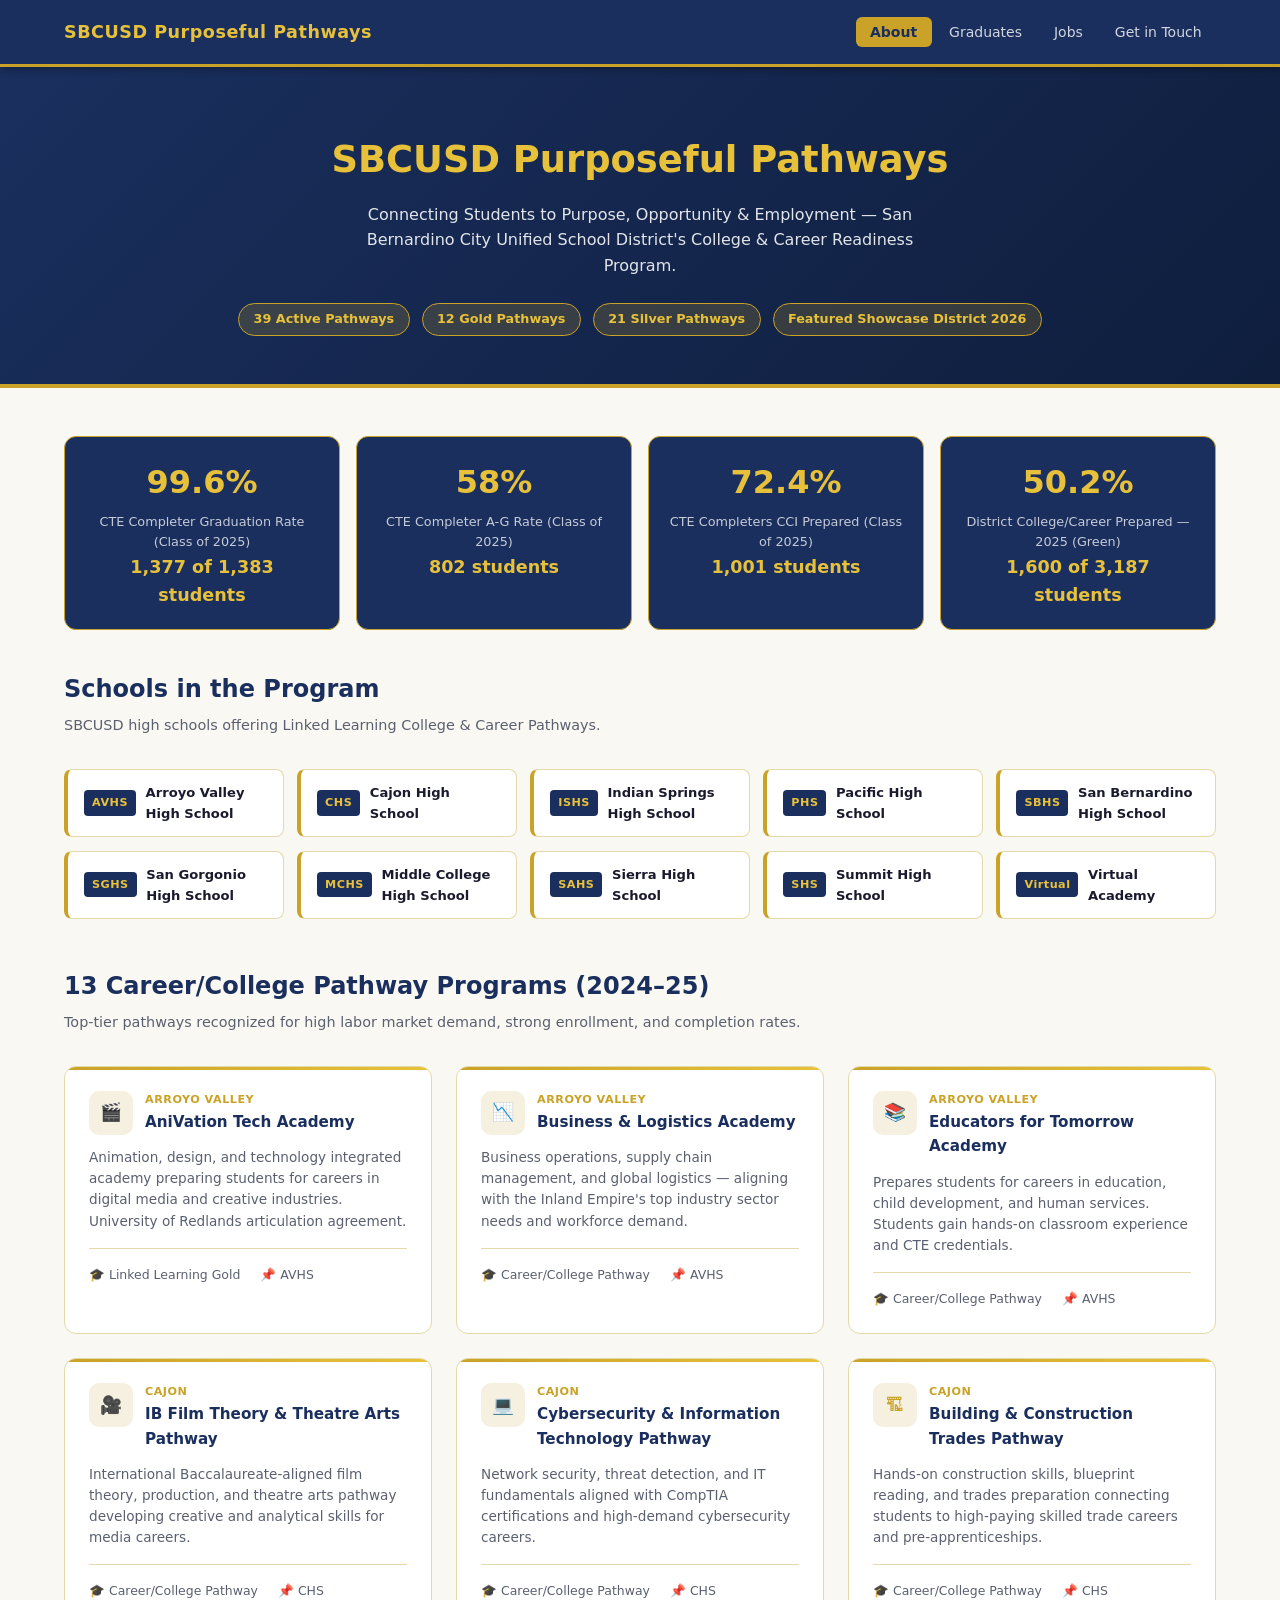
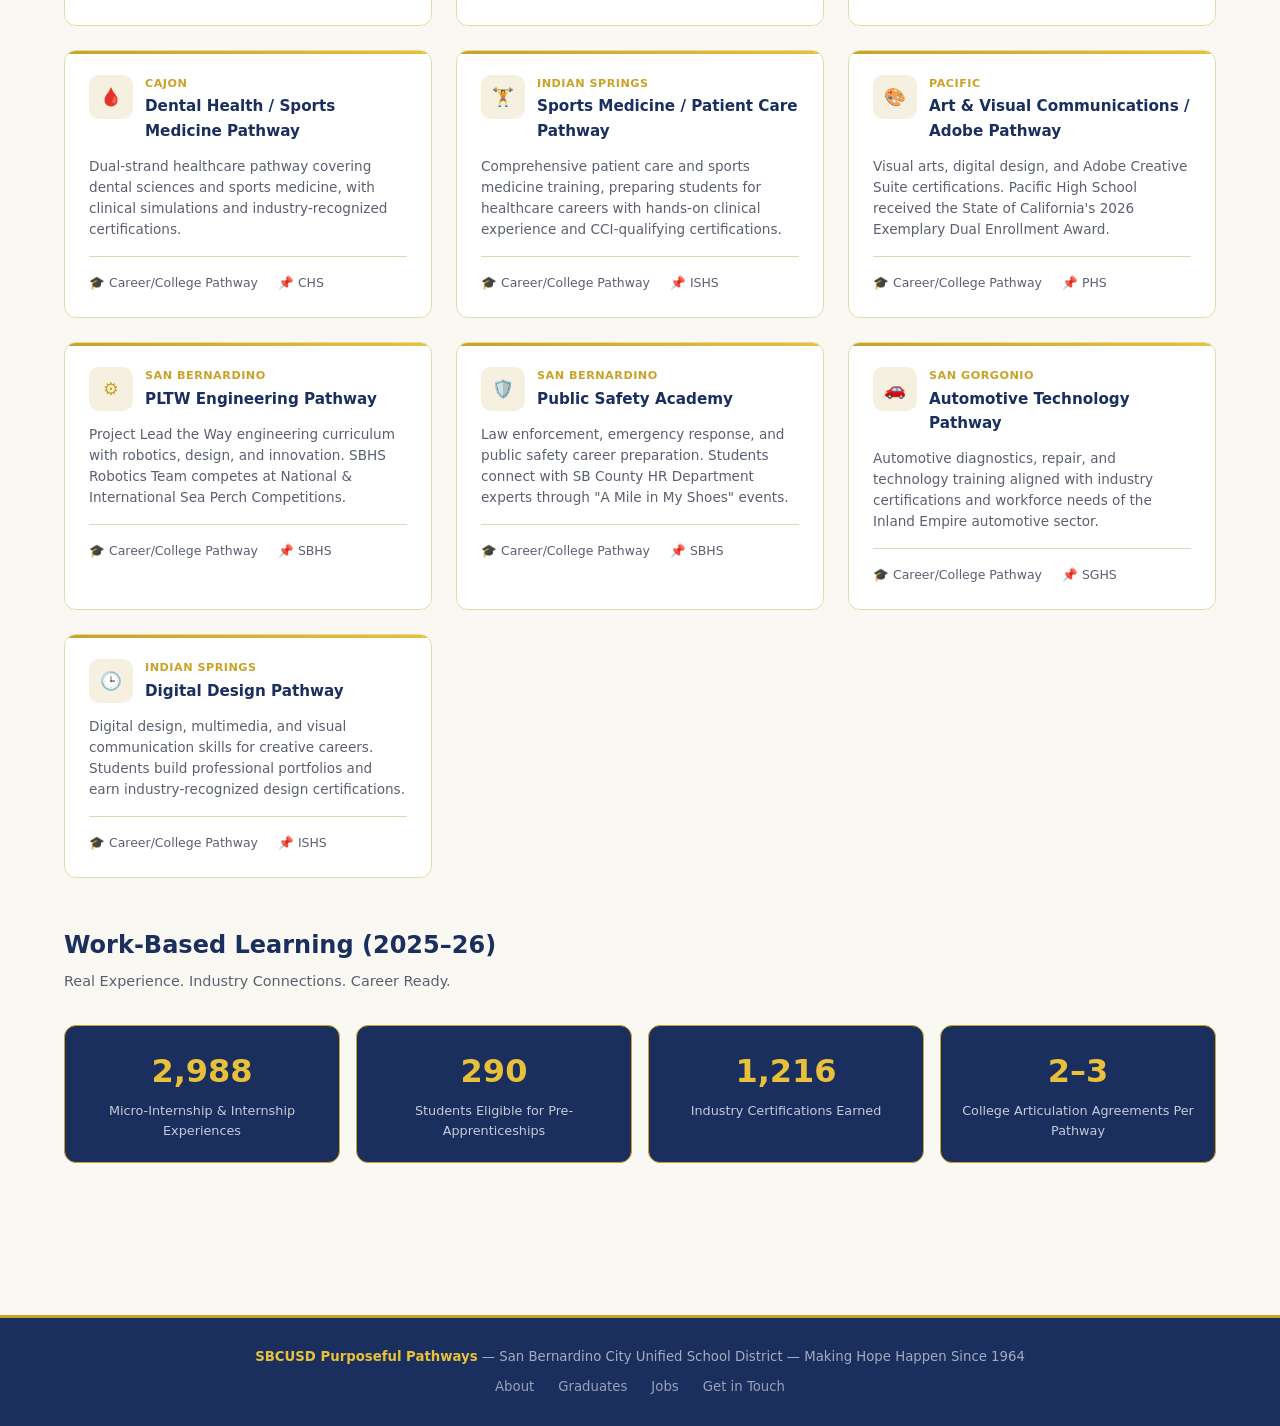
<file: index.html>
<!DOCTYPE html>
<html lang="en">
<head>
  <meta charset="UTF-8" />
  <meta name="viewport" content="width=device-width, initial-scale=1.0" />
  <title>SBCUSD Purposeful Pathways — About</title>
  <link rel="stylesheet" href="styles.css" />
</head>
<body>

<header>
  <nav>
    <a class="nav-brand" href="index.html">SBCUSD Purposeful Pathways</a>
    <ul class="nav-links">
      <li><a href="index.html" class="active">About</a></li>
      <li><a href="graduates.html">Graduates</a></li>
      <li><a href="jobs.html">Jobs</a></li>
      <li><a href="contact.html">Get in Touch</a></li>
    </ul>
  </nav>
</header>

<section class="hero">
  <h1>SBCUSD Purposeful Pathways</h1>
  <p>Connecting Students to Purpose, Opportunity &amp; Employment — San Bernardino City Unified School District's College &amp; Career Readiness Program.</p>
  <div class="hero-badges">
    <span class="badge">39 Active Pathways</span>
    <span class="badge">12 Gold Pathways</span>
    <span class="badge">21 Silver Pathways</span>
    <span class="badge">Featured Showcase District 2026</span>
  </div>
</section>

<main>
  <!-- Stats from PDF -->
  <div class="stats-row">
    <div class="stat-card">
      <span class="stat-num">99.6%</span>
      <div class="stat-lbl">CTE Completer Graduation Rate (Class of 2025)<br /><span style="font-size:1.1rem;font-weight:700;color:var(--accent);">1,377 of 1,383 students</span></div>
    </div>
    <div class="stat-card">
      <span class="stat-num">58%</span>
      <div class="stat-lbl">CTE Completer A-G Rate (Class of 2025)<br /><span style="font-size:1.1rem;font-weight:700;color:var(--accent);">802 students</span></div>
    </div>
    <div class="stat-card">
      <span class="stat-num">72.4%</span>
      <div class="stat-lbl">CTE Completers CCI Prepared (Class of 2025)<br /><span style="font-size:1.1rem;font-weight:700;color:var(--accent);">1,001 students</span></div>
    </div>
    <div class="stat-card">
      <span class="stat-num">50.2%</span>
      <div class="stat-lbl">District College/Career Prepared — 2025 (Green)<br /><span style="font-size:1.1rem;font-weight:700;color:var(--accent);">1,600 of 3,187 students</span></div>
    </div>
  </div>

  <!-- Schools in the Program -->
  <div class="section-title">Schools in the Program</div>
  <p class="section-sub">SBCUSD high schools offering Linked Learning College &amp; Career Pathways.</p>

  <div class="schools-grid">
    <div class="school-chip">
      <span class="s-abbr">AVHS</span>
      <span class="s-name">Arroyo Valley High School</span>
    </div>
    <div class="school-chip">
      <span class="s-abbr">CHS</span>
      <span class="s-name">Cajon High School</span>
    </div>
    <div class="school-chip">
      <span class="s-abbr">ISHS</span>
      <span class="s-name">Indian Springs High School</span>
    </div>
    <div class="school-chip">
      <span class="s-abbr">PHS</span>
      <span class="s-name">Pacific High School</span>
    </div>
    <div class="school-chip">
      <span class="s-abbr">SBHS</span>
      <span class="s-name">San Bernardino High School</span>
    </div>
    <div class="school-chip">
      <span class="s-abbr">SGHS</span>
      <span class="s-name">San Gorgonio High School</span>
    </div>
    <div class="school-chip">
      <span class="s-abbr">MCHS</span>
      <span class="s-name">Middle College High School</span>
    </div>
    <div class="school-chip">
      <span class="s-abbr">SAHS</span>
      <span class="s-name">Sierra High School</span>
    </div>
    <div class="school-chip">
      <span class="s-abbr">SHS</span>
      <span class="s-name">Summit High School</span>
    </div>
    <div class="school-chip">
      <span class="s-abbr">Virtual</span>
      <span class="s-name">Virtual Academy</span>
    </div>
  </div>

  <!-- Pathways -->
  <div class="section-title">13 Career/College Pathway Programs (2024–25)</div>
  <p class="section-sub">Top-tier pathways recognized for high labor market demand, strong enrollment, and completion rates.</p>

  <div class="programs-grid">

    <div class="prog-card">
      <div class="prog-head">
        <div class="prog-icon">&#127916;</div>
        <div>
          <div class="prog-num">ARROYO VALLEY</div>
          <h3>AniVation Tech Academy</h3>
        </div>
      </div>
      <p>Animation, design, and technology integrated academy preparing students for careers in digital media and creative industries. University of Redlands articulation agreement.</p>
      <div class="prog-foot">
        <span>&#127891; Linked Learning Gold</span>
        <span>&#128204; AVHS</span>
      </div>
    </div>

    <div class="prog-card">
      <div class="prog-head">
        <div class="prog-icon">&#128201;</div>
        <div>
          <div class="prog-num">ARROYO VALLEY</div>
          <h3>Business &amp; Logistics Academy</h3>
        </div>
      </div>
      <p>Business operations, supply chain management, and global logistics — aligning with the Inland Empire's top industry sector needs and workforce demand.</p>
      <div class="prog-foot">
        <span>&#127891; Career/College Pathway</span>
        <span>&#128204; AVHS</span>
      </div>
    </div>

    <div class="prog-card">
      <div class="prog-head">
        <div class="prog-icon">&#128218;</div>
        <div>
          <div class="prog-num">ARROYO VALLEY</div>
          <h3>Educators for Tomorrow Academy</h3>
        </div>
      </div>
      <p>Prepares students for careers in education, child development, and human services. Students gain hands-on classroom experience and CTE credentials.</p>
      <div class="prog-foot">
        <span>&#127891; Career/College Pathway</span>
        <span>&#128204; AVHS</span>
      </div>
    </div>

    <div class="prog-card">
      <div class="prog-head">
        <div class="prog-icon">&#127909;</div>
        <div>
          <div class="prog-num">CAJON</div>
          <h3>IB Film Theory &amp; Theatre Arts Pathway</h3>
        </div>
      </div>
      <p>International Baccalaureate-aligned film theory, production, and theatre arts pathway developing creative and analytical skills for media careers.</p>
      <div class="prog-foot">
        <span>&#127891; Career/College Pathway</span>
        <span>&#128204; CHS</span>
      </div>
    </div>

    <div class="prog-card">
      <div class="prog-head">
        <div class="prog-icon">&#128187;</div>
        <div>
          <div class="prog-num">CAJON</div>
          <h3>Cybersecurity &amp; Information Technology Pathway</h3>
        </div>
      </div>
      <p>Network security, threat detection, and IT fundamentals aligned with CompTIA certifications and high-demand cybersecurity careers.</p>
      <div class="prog-foot">
        <span>&#127891; Career/College Pathway</span>
        <span>&#128204; CHS</span>
      </div>
    </div>

    <div class="prog-card">
      <div class="prog-head">
        <div class="prog-icon">&#127959;</div>
        <div>
          <div class="prog-num">CAJON</div>
          <h3>Building &amp; Construction Trades Pathway</h3>
        </div>
      </div>
      <p>Hands-on construction skills, blueprint reading, and trades preparation connecting students to high-paying skilled trade careers and pre-apprenticeships.</p>
      <div class="prog-foot">
        <span>&#127891; Career/College Pathway</span>
        <span>&#128204; CHS</span>
      </div>
    </div>

    <div class="prog-card">
      <div class="prog-head">
        <div class="prog-icon">&#129656;</div>
        <div>
          <div class="prog-num">CAJON</div>
          <h3>Dental Health / Sports Medicine Pathway</h3>
        </div>
      </div>
      <p>Dual-strand healthcare pathway covering dental sciences and sports medicine, with clinical simulations and industry-recognized certifications.</p>
      <div class="prog-foot">
        <span>&#127891; Career/College Pathway</span>
        <span>&#128204; CHS</span>
      </div>
    </div>

    <div class="prog-card">
      <div class="prog-head">
        <div class="prog-icon">&#127947;</div>
        <div>
          <div class="prog-num">INDIAN SPRINGS</div>
          <h3>Sports Medicine / Patient Care Pathway</h3>
        </div>
      </div>
      <p>Comprehensive patient care and sports medicine training, preparing students for healthcare careers with hands-on clinical experience and CCI-qualifying certifications.</p>
      <div class="prog-foot">
        <span>&#127891; Career/College Pathway</span>
        <span>&#128204; ISHS</span>
      </div>
    </div>

    <div class="prog-card">
      <div class="prog-head">
        <div class="prog-icon">&#127912;</div>
        <div>
          <div class="prog-num">PACIFIC</div>
          <h3>Art &amp; Visual Communications / Adobe Pathway</h3>
        </div>
      </div>
      <p>Visual arts, digital design, and Adobe Creative Suite certifications. Pacific High School received the State of California's 2026 Exemplary Dual Enrollment Award.</p>
      <div class="prog-foot">
        <span>&#127891; Career/College Pathway</span>
        <span>&#128204; PHS</span>
      </div>
    </div>

    <div class="prog-card">
      <div class="prog-head">
        <div class="prog-icon">&#9881;&#65039;</div>
        <div>
          <div class="prog-num">SAN BERNARDINO</div>
          <h3>PLTW Engineering Pathway</h3>
        </div>
      </div>
      <p>Project Lead the Way engineering curriculum with robotics, design, and innovation. SBHS Robotics Team competes at National &amp; International Sea Perch Competitions.</p>
      <div class="prog-foot">
        <span>&#127891; Career/College Pathway</span>
        <span>&#128204; SBHS</span>
      </div>
    </div>

    <div class="prog-card">
      <div class="prog-head">
        <div class="prog-icon">&#128737;&#65039;</div>
        <div>
          <div class="prog-num">SAN BERNARDINO</div>
          <h3>Public Safety Academy</h3>
        </div>
      </div>
      <p>Law enforcement, emergency response, and public safety career preparation. Students connect with SB County HR Department experts through "A Mile in My Shoes" events.</p>
      <div class="prog-foot">
        <span>&#127891; Career/College Pathway</span>
        <span>&#128204; SBHS</span>
      </div>
    </div>

    <div class="prog-card">
      <div class="prog-head">
        <div class="prog-icon">&#128663;</div>
        <div>
          <div class="prog-num">SAN GORGONIO</div>
          <h3>Automotive Technology Pathway</h3>
        </div>
      </div>
      <p>Automotive diagnostics, repair, and technology training aligned with industry certifications and workforce needs of the Inland Empire automotive sector.</p>
      <div class="prog-foot">
        <span>&#127891; Career/College Pathway</span>
        <span>&#128204; SGHS</span>
      </div>
    </div>

    <div class="prog-card">
      <div class="prog-head">
        <div class="prog-icon">&#128338;</div>
        <div>
          <div class="prog-num">INDIAN SPRINGS</div>
          <h3>Digital Design Pathway</h3>
        </div>
      </div>
      <p>Digital design, multimedia, and visual communication skills for creative careers. Students build professional portfolios and earn industry-recognized design certifications.</p>
      <div class="prog-foot">
        <span>&#127891; Career/College Pathway</span>
        <span>&#128204; ISHS</span>
      </div>
    </div>

  </div>

  <!-- Work Based Learning stats -->
  <div style="margin-top: 3rem;">
    <div class="section-title">Work-Based Learning (2025–26)</div>
    <p class="section-sub">Real Experience. Industry Connections. Career Ready.</p>
    <div class="stats-row">
      <div class="stat-card">
        <span class="stat-num">2,988</span>
        <div class="stat-lbl">Micro-Internship &amp; Internship Experiences</div>
      </div>
      <div class="stat-card">
        <span class="stat-num">290</span>
        <div class="stat-lbl">Students Eligible for Pre-Apprenticeships</div>
      </div>
      <div class="stat-card">
        <span class="stat-num">1,216</span>
        <div class="stat-lbl">Industry Certifications Earned</div>
      </div>
      <div class="stat-card">
        <span class="stat-num">2–3</span>
        <div class="stat-lbl">College Articulation Agreements Per Pathway</div>
      </div>
    </div>
  </div>

</main>

<footer>
  <strong>SBCUSD Purposeful Pathways</strong> &mdash; San Bernardino City Unified School District &mdash; Making Hope Happen Since 1964<br />
  <ul class="foot-links">
    <li><a href="index.html">About</a></li>
    <li><a href="graduates.html">Graduates</a></li>
    <li><a href="jobs.html">Jobs</a></li>
    <li><a href="contact.html">Get in Touch</a></li>
  </ul>
</footer>

</body>
</html>
</file>
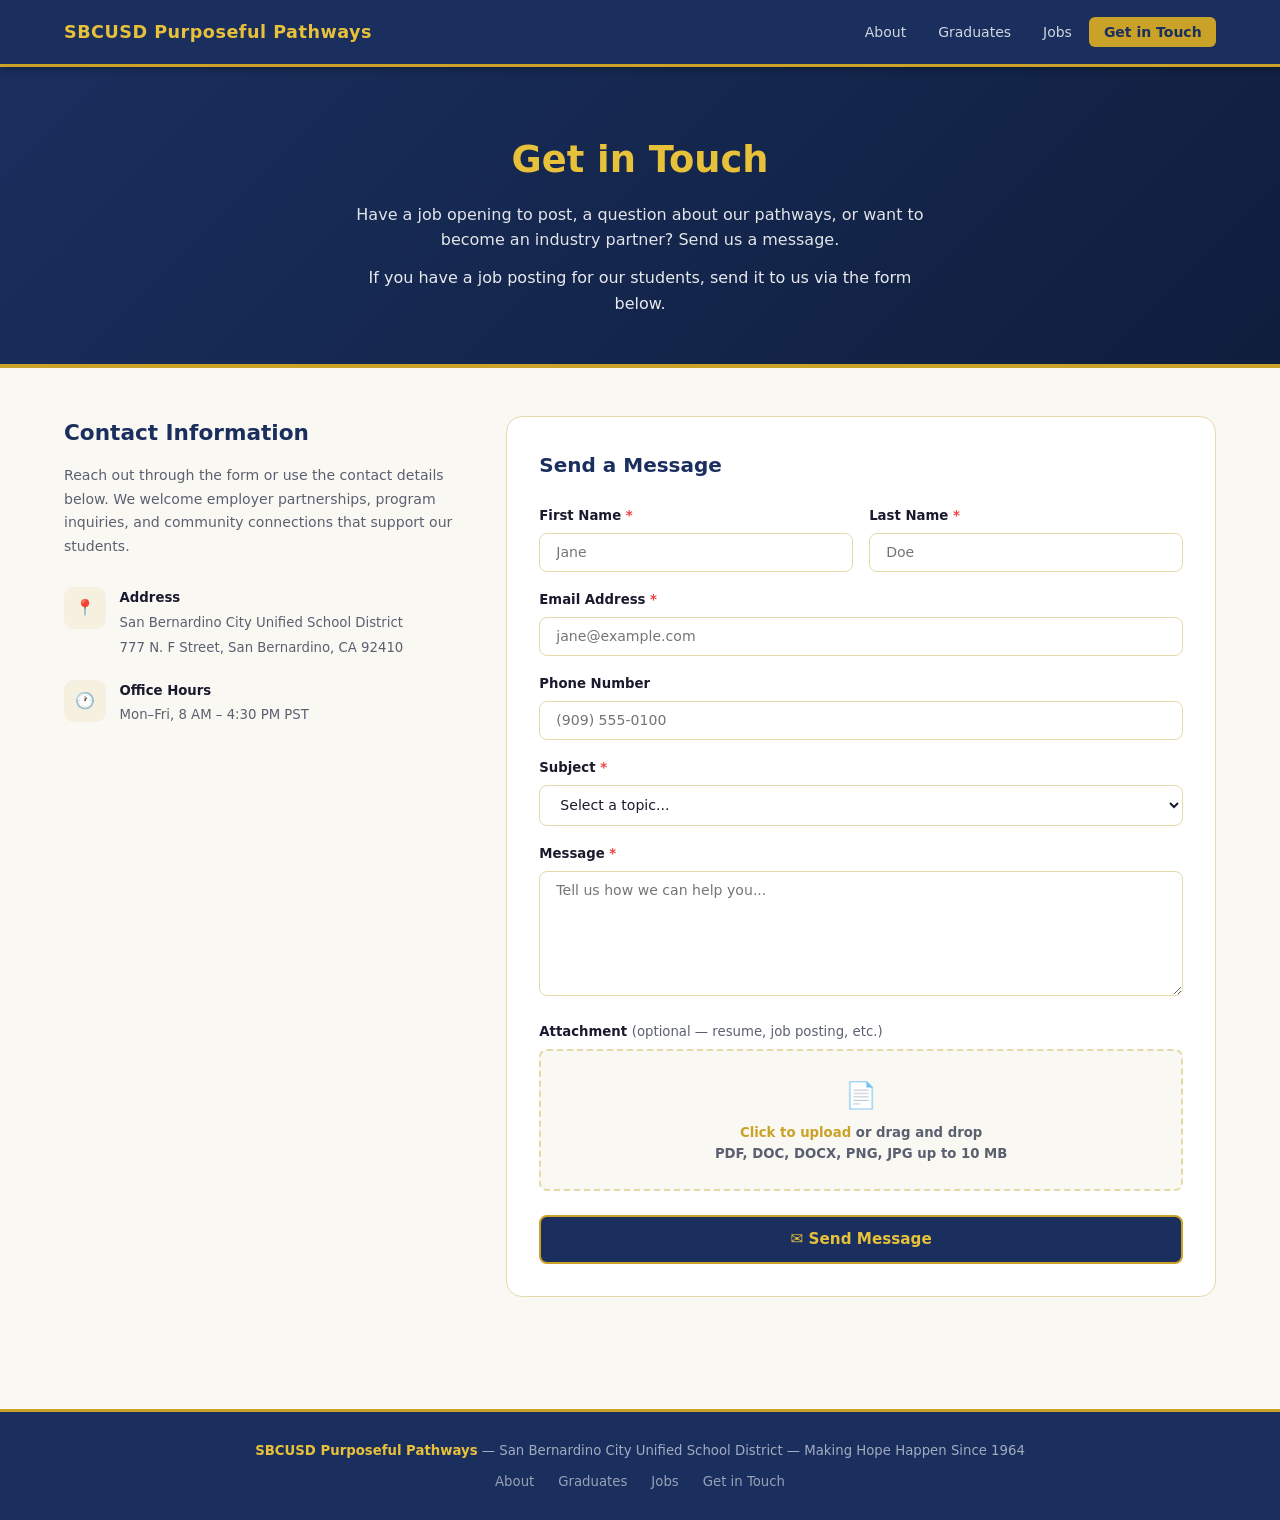
<file: contact.html>
<!DOCTYPE html>
<html lang="en">
<head>
  <meta charset="UTF-8" />
  <meta name="viewport" content="width=device-width, initial-scale=1.0" />
  <title>SBCUSD Purposeful Pathways — Get in Touch</title>
  <link rel="stylesheet" href="styles.css" />
</head>
<body>

<header>
  <nav>
    <a class="nav-brand" href="index.html">SBCUSD Purposeful Pathways</a>
    <ul class="nav-links">
      <li><a href="index.html">About</a></li>
      <li><a href="graduates.html">Graduates</a></li>
      <li><a href="jobs.html">Jobs</a></li>
      <li><a href="contact.html" class="active">Get in Touch</a></li>
    </ul>
  </nav>
</header>

<section class="hero">
  <h1>Get in Touch</h1>
  <p>Have a job opening to post, a question about our pathways, or want to become an industry partner? Send us a message.</p>
  <p style="margin-top:0.75rem; font-size:1rem; opacity:0.9;">If you have a job posting for our students, send it to us via the form below.</p>
</section>

<main>
  <div class="contact-wrap">

    <div class="c-info">
      <h2>Contact Information</h2>
      <p>Reach out through the form or use the contact details below. We welcome employer partnerships, program inquiries, and community connections that support our students.</p>

      <div class="c-detail">
        <div class="c-icon">&#128205;</div>
        <div>
          <strong>Address</strong>
          <span>San Bernardino City Unified School District<br />777 N. F Street, San Bernardino, CA 92410</span>
        </div>
      </div>

      <div class="c-detail">
        <div class="c-icon">&#128336;</div>
        <div>
          <strong>Office Hours</strong>
          <span>Mon–Fri, 8 AM – 4:30 PM PST</span>
        </div>
      </div>
    </div>

    <div class="form-card">
      <h2>Send a Message</h2>

      <!--
        FORMSPREE SETUP:
        1. Go to https://formspree.io and create a free account.
        2. Create a new form — you'll get a URL like https://formspree.io/f/xabcdefg
        3. Replace YOUR_FORMSPREE_ID below with your actual form ID (the part after /f/).
        Formspree will forward all submissions to your admin email address.
      -->
      <form
        id="contactForm"
        action="https://formspree.io/f/YOUR_FORMSPREE_ID"
        method="POST"
        enctype="multipart/form-data"
      >

        <div class="form-row">
          <div class="form-group">
            <label for="fname">First Name <span class="req">*</span></label>
            <input type="text" id="fname" name="first_name" placeholder="Jane" required />
          </div>
          <div class="form-group">
            <label for="lname">Last Name <span class="req">*</span></label>
            <input type="text" id="lname" name="last_name" placeholder="Doe" required />
          </div>
        </div>

        <div class="form-group">
          <label for="email">Email Address <span class="req">*</span></label>
          <input type="email" id="email" name="email" placeholder="jane@example.com" required />
        </div>

        <div class="form-group">
          <label for="phone">Phone Number</label>
          <input type="tel" id="phone" name="phone" placeholder="(909) 555-0100" />
        </div>

        <div class="form-group">
          <label for="subject">Subject <span class="req">*</span></label>
          <select id="subject" name="subject" required>
            <option value="" disabled selected>Select a topic...</option>
            <option>Post a Job Opening</option>
            <option>Employer / Industry Partnership</option>
            <option>Question about Linked Learning Pathways</option>
            <option>Work-Based Learning / Internship Inquiry</option>
            <option>CTE Advisory Board Interest</option>
            <option>General Question</option>
            <option>Other</option>
          </select>
        </div>

        <div class="form-group">
          <label for="message">Message <span class="req">*</span></label>
          <textarea id="message" name="message" placeholder="Tell us how we can help you..." required></textarea>
        </div>

        <div class="form-group">
          <label>Attachment <span style="font-weight:400;color:var(--muted)">(optional — resume, job posting, etc.)</span></label>
          <label class="file-label" for="fileInput">
            <span class="up-icon">&#128196;</span>
            <p><strong>Click to upload</strong> or drag and drop</p>
            <p>PDF, DOC, DOCX, PNG, JPG up to 10 MB</p>
          </label>
          <input type="file" id="fileInput" name="attachment" accept=".pdf,.doc,.docx,.png,.jpg,.jpeg" style="display:none" />
          <div id="file-name"></div>
        </div>

        <input type="text" name="_gotcha" style="display:none" />

        <button type="submit" class="btn-submit">&#9993;&#65039; Send Message</button>

        <div id="successMsg" style="display:none; background:#f0fdf4; border:1px solid #bbf7d0; color:#15803d; padding:0.85rem 1rem; border-radius:8px; font-size:0.9rem; margin-top:1rem; text-align:center;">
          &#10003; Your message has been sent! We'll be in touch within one business day.
        </div>

      </form>
    </div>

  </div>
</main>

<footer>
  <strong>SBCUSD Purposeful Pathways</strong> &mdash; San Bernardino City Unified School District &mdash; Making Hope Happen Since 1964<br />
  <ul class="foot-links">
    <li><a href="index.html">About</a></li>
    <li><a href="graduates.html">Graduates</a></li>
    <li><a href="jobs.html">Jobs</a></li>
    <li><a href="contact.html">Get in Touch</a></li>
  </ul>
</footer>

<script>
  document.getElementById('fileInput').addEventListener('change', function () {
    const nameEl = document.getElementById('file-name');
    if (this.files.length > 0) {
      nameEl.textContent = '📎 ' + this.files[0].name;
      nameEl.style.display = 'block';
    } else {
      nameEl.style.display = 'none';
    }
  });

  const params = new URLSearchParams(window.location.search);
  if (params.get('submitted') === 'true') {
    document.getElementById('successMsg').style.display = 'block';
  }
</script>

</body>
</html>
</file>
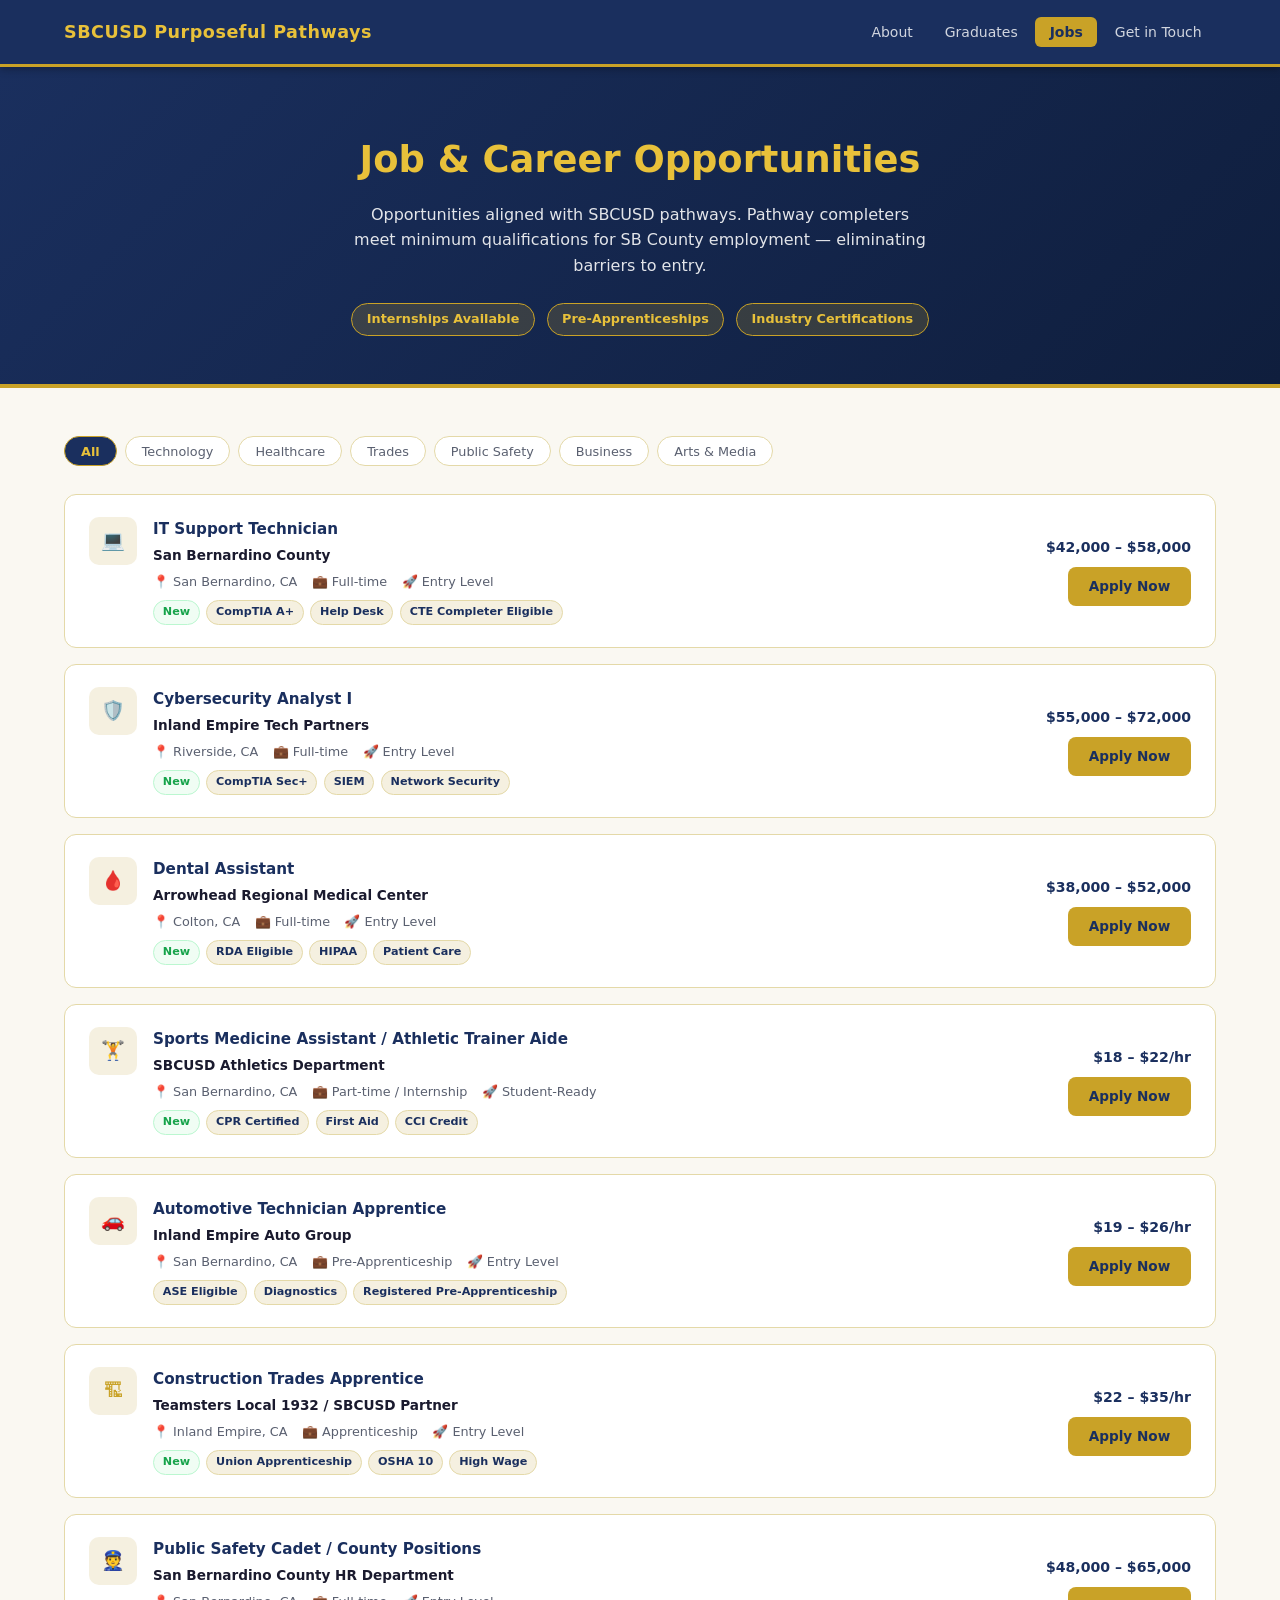
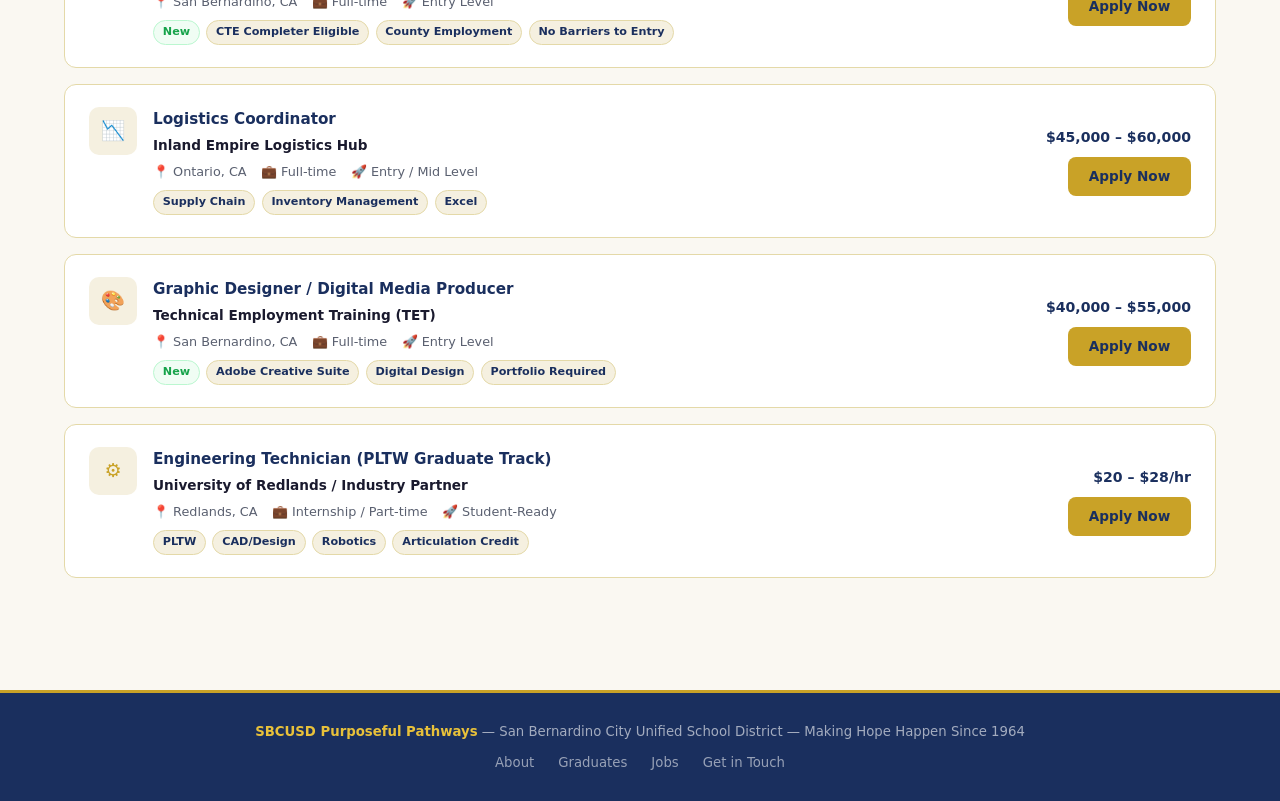
<file: jobs.html>
<!DOCTYPE html>
<html lang="en">
<head>
  <meta charset="UTF-8" />
  <meta name="viewport" content="width=device-width, initial-scale=1.0" />
  <title>SBCUSD Purposeful Pathways — Job Listings</title>
  <link rel="stylesheet" href="styles.css" />
</head>
<body>

<header>
  <nav>
    <a class="nav-brand" href="index.html">SBCUSD Purposeful Pathways</a>
    <ul class="nav-links">
      <li><a href="index.html">About</a></li>
      <li><a href="graduates.html">Graduates</a></li>
      <li><a href="jobs.html" class="active">Jobs</a></li>
      <li><a href="contact.html">Get in Touch</a></li>
    </ul>
  </nav>
</header>

<section class="hero">
  <h1>Job &amp; Career Opportunities</h1>
  <p>Opportunities aligned with SBCUSD pathways. Pathway completers meet minimum qualifications for SB County employment — eliminating barriers to entry.</p>
  <div class="hero-badges">
    <span class="badge">Internships Available</span>
    <span class="badge">Pre-Apprenticeships</span>
    <span class="badge">Industry Certifications</span>
  </div>
</section>

<main>
  <div class="filter-row">
    <button class="f-btn active" onclick="filterJobs('all', this)">All</button>
    <button class="f-btn" onclick="filterJobs('tech', this)">Technology</button>
    <button class="f-btn" onclick="filterJobs('health', this)">Healthcare</button>
    <button class="f-btn" onclick="filterJobs('trades', this)">Trades</button>
    <button class="f-btn" onclick="filterJobs('public', this)">Public Safety</button>
    <button class="f-btn" onclick="filterJobs('business', this)">Business</button>
    <button class="f-btn" onclick="filterJobs('arts', this)">Arts &amp; Media</button>
  </div>

  <div class="jobs-list" id="jobsList">

    <div class="job-card" data-cat="tech">
      <div class="job-left">
        <div class="job-logo">&#128187;</div>
        <div class="job-info">
          <h3>IT Support Technician</h3>
          <div class="job-co">San Bernardino County</div>
          <div class="job-meta">
            <span>&#128205; San Bernardino, CA</span>
            <span>&#128188; Full-time</span>
            <span>&#128640; Entry Level</span>
          </div>
          <div class="tags">
            <span class="tag new">New</span>
            <span class="tag">CompTIA A+</span>
            <span class="tag">Help Desk</span>
            <span class="tag">CTE Completer Eligible</span>
          </div>
        </div>
      </div>
      <div class="job-right">
        <div class="job-salary">$42,000 – $58,000</div>
        <a href="contact.html" class="btn-apply">Apply Now</a>
      </div>
    </div>

    <div class="job-card" data-cat="tech">
      <div class="job-left">
        <div class="job-logo">&#128737;&#65039;</div>
        <div class="job-info">
          <h3>Cybersecurity Analyst I</h3>
          <div class="job-co">Inland Empire Tech Partners</div>
          <div class="job-meta">
            <span>&#128205; Riverside, CA</span>
            <span>&#128188; Full-time</span>
            <span>&#128640; Entry Level</span>
          </div>
          <div class="tags">
            <span class="tag new">New</span>
            <span class="tag">CompTIA Sec+</span>
            <span class="tag">SIEM</span>
            <span class="tag">Network Security</span>
          </div>
        </div>
      </div>
      <div class="job-right">
        <div class="job-salary">$55,000 – $72,000</div>
        <a href="contact.html" class="btn-apply">Apply Now</a>
      </div>
    </div>

    <div class="job-card" data-cat="health">
      <div class="job-left">
        <div class="job-logo">&#129656;</div>
        <div class="job-info">
          <h3>Dental Assistant</h3>
          <div class="job-co">Arrowhead Regional Medical Center</div>
          <div class="job-meta">
            <span>&#128205; Colton, CA</span>
            <span>&#128188; Full-time</span>
            <span>&#128640; Entry Level</span>
          </div>
          <div class="tags">
            <span class="tag new">New</span>
            <span class="tag">RDA Eligible</span>
            <span class="tag">HIPAA</span>
            <span class="tag">Patient Care</span>
          </div>
        </div>
      </div>
      <div class="job-right">
        <div class="job-salary">$38,000 – $52,000</div>
        <a href="contact.html" class="btn-apply">Apply Now</a>
      </div>
    </div>

    <div class="job-card" data-cat="health">
      <div class="job-left">
        <div class="job-logo">&#127947;</div>
        <div class="job-info">
          <h3>Sports Medicine Assistant / Athletic Trainer Aide</h3>
          <div class="job-co">SBCUSD Athletics Department</div>
          <div class="job-meta">
            <span>&#128205; San Bernardino, CA</span>
            <span>&#128188; Part-time / Internship</span>
            <span>&#128640; Student-Ready</span>
          </div>
          <div class="tags">
            <span class="tag new">New</span>
            <span class="tag">CPR Certified</span>
            <span class="tag">First Aid</span>
            <span class="tag">CCI Credit</span>
          </div>
        </div>
      </div>
      <div class="job-right">
        <div class="job-salary">$18 – $22/hr</div>
        <a href="contact.html" class="btn-apply">Apply Now</a>
      </div>
    </div>

    <div class="job-card" data-cat="trades">
      <div class="job-left">
        <div class="job-logo">&#128663;</div>
        <div class="job-info">
          <h3>Automotive Technician Apprentice</h3>
          <div class="job-co">Inland Empire Auto Group</div>
          <div class="job-meta">
            <span>&#128205; San Bernardino, CA</span>
            <span>&#128188; Pre-Apprenticeship</span>
            <span>&#128640; Entry Level</span>
          </div>
          <div class="tags">
            <span class="tag">ASE Eligible</span>
            <span class="tag">Diagnostics</span>
            <span class="tag">Registered Pre-Apprenticeship</span>
          </div>
        </div>
      </div>
      <div class="job-right">
        <div class="job-salary">$19 – $26/hr</div>
        <a href="contact.html" class="btn-apply">Apply Now</a>
      </div>
    </div>

    <div class="job-card" data-cat="trades">
      <div class="job-left">
        <div class="job-logo">&#127959;</div>
        <div class="job-info">
          <h3>Construction Trades Apprentice</h3>
          <div class="job-co">Teamsters Local 1932 / SBCUSD Partner</div>
          <div class="job-meta">
            <span>&#128205; Inland Empire, CA</span>
            <span>&#128188; Apprenticeship</span>
            <span>&#128640; Entry Level</span>
          </div>
          <div class="tags">
            <span class="tag new">New</span>
            <span class="tag">Union Apprenticeship</span>
            <span class="tag">OSHA 10</span>
            <span class="tag">High Wage</span>
          </div>
        </div>
      </div>
      <div class="job-right">
        <div class="job-salary">$22 – $35/hr</div>
        <a href="contact.html" class="btn-apply">Apply Now</a>
      </div>
    </div>

    <div class="job-card" data-cat="public">
      <div class="job-left">
        <div class="job-logo">&#128110;</div>
        <div class="job-info">
          <h3>Public Safety Cadet / County Positions</h3>
          <div class="job-co">San Bernardino County HR Department</div>
          <div class="job-meta">
            <span>&#128205; San Bernardino, CA</span>
            <span>&#128188; Full-time</span>
            <span>&#128640; Entry Level</span>
          </div>
          <div class="tags">
            <span class="tag new">New</span>
            <span class="tag">CTE Completer Eligible</span>
            <span class="tag">County Employment</span>
            <span class="tag">No Barriers to Entry</span>
          </div>
        </div>
      </div>
      <div class="job-right">
        <div class="job-salary">$48,000 – $65,000</div>
        <a href="contact.html" class="btn-apply">Apply Now</a>
      </div>
    </div>

    <div class="job-card" data-cat="business">
      <div class="job-left">
        <div class="job-logo">&#128201;</div>
        <div class="job-info">
          <h3>Logistics Coordinator</h3>
          <div class="job-co">Inland Empire Logistics Hub</div>
          <div class="job-meta">
            <span>&#128205; Ontario, CA</span>
            <span>&#128188; Full-time</span>
            <span>&#128640; Entry / Mid Level</span>
          </div>
          <div class="tags">
            <span class="tag">Supply Chain</span>
            <span class="tag">Inventory Management</span>
            <span class="tag">Excel</span>
          </div>
        </div>
      </div>
      <div class="job-right">
        <div class="job-salary">$45,000 – $60,000</div>
        <a href="contact.html" class="btn-apply">Apply Now</a>
      </div>
    </div>

    <div class="job-card" data-cat="arts">
      <div class="job-left">
        <div class="job-logo">&#127912;</div>
        <div class="job-info">
          <h3>Graphic Designer / Digital Media Producer</h3>
          <div class="job-co">Technical Employment Training (TET)</div>
          <div class="job-meta">
            <span>&#128205; San Bernardino, CA</span>
            <span>&#128188; Full-time</span>
            <span>&#128640; Entry Level</span>
          </div>
          <div class="tags">
            <span class="tag new">New</span>
            <span class="tag">Adobe Creative Suite</span>
            <span class="tag">Digital Design</span>
            <span class="tag">Portfolio Required</span>
          </div>
        </div>
      </div>
      <div class="job-right">
        <div class="job-salary">$40,000 – $55,000</div>
        <a href="contact.html" class="btn-apply">Apply Now</a>
      </div>
    </div>

    <div class="job-card" data-cat="tech">
      <div class="job-left">
        <div class="job-logo">&#9881;&#65039;</div>
        <div class="job-info">
          <h3>Engineering Technician (PLTW Graduate Track)</h3>
          <div class="job-co">University of Redlands / Industry Partner</div>
          <div class="job-meta">
            <span>&#128205; Redlands, CA</span>
            <span>&#128188; Internship / Part-time</span>
            <span>&#128640; Student-Ready</span>
          </div>
          <div class="tags">
            <span class="tag">PLTW</span>
            <span class="tag">CAD/Design</span>
            <span class="tag">Robotics</span>
            <span class="tag">Articulation Credit</span>
          </div>
        </div>
      </div>
      <div class="job-right">
        <div class="job-salary">$20 – $28/hr</div>
        <a href="contact.html" class="btn-apply">Apply Now</a>
      </div>
    </div>

  </div>
</main>

<footer>
  <strong>SBCUSD Purposeful Pathways</strong> &mdash; San Bernardino City Unified School District &mdash; Making Hope Happen Since 1964<br />
  <ul class="foot-links">
    <li><a href="index.html">About</a></li>
    <li><a href="graduates.html">Graduates</a></li>
    <li><a href="jobs.html">Jobs</a></li>
    <li><a href="contact.html">Get in Touch</a></li>
  </ul>
</footer>

<script>
  function filterJobs(cat, btn) {
    document.querySelectorAll('.f-btn').forEach(b => b.classList.remove('active'));
    btn.classList.add('active');
    document.querySelectorAll('.job-card').forEach(card => {
      card.style.display = (cat === 'all' || card.dataset.cat === cat) ? 'flex' : 'none';
    });
  }
</script>

</body>
</html>
</file>
<file: styles.css>
* { margin: 0; padding: 0; box-sizing: border-box; }

:root {
  --primary: #1a2f5e;
  --secondary: #c9a227;
  --accent: #e8c13a;
  --bg: #faf8f2;
  --text: #1a1a2e;
  --muted: #5a6070;
  --card: #ffffff;
  --border: #e4d9a8;
}

body { font-family: 'Segoe UI', system-ui, sans-serif; background: var(--bg); color: var(--text); line-height: 1.6; }

/* NAV */
header { background: var(--primary); position: sticky; top: 0; z-index: 100; box-shadow: 0 2px 8px rgba(0,0,0,0.3); border-bottom: 3px solid var(--secondary); }
nav { max-width: 1200px; margin: 0 auto; padding: 0 1.5rem; display: flex; align-items: center; justify-content: space-between; height: 64px; }
.nav-brand { color: var(--accent); font-size: 1.1rem; font-weight: 800; text-decoration: none; letter-spacing: 0.5px; }
.nav-links { display: flex; gap: 0.2rem; list-style: none; }
.nav-links a { color: rgba(255,255,255,0.8); text-decoration: none; padding: 0.45rem 0.9rem; border-radius: 6px; font-size: 0.875rem; font-weight: 500; transition: all 0.2s; }
.nav-links a:hover, .nav-links a.active { background: var(--secondary); color: var(--primary); font-weight: 700; }

/* HERO */
.hero { background: linear-gradient(135deg, var(--primary) 0%, #0f1e3d 100%); color: #fff; padding: 4rem 1.5rem 3rem; text-align: center; border-bottom: 4px solid var(--secondary); }
.hero h1 { font-size: 2.3rem; font-weight: 800; margin-bottom: 0.75rem; color: var(--accent); }
.hero p { font-size: 1rem; opacity: 0.88; max-width: 580px; margin: 0 auto; }
.hero-badges { display: flex; gap: 0.75rem; justify-content: center; margin-top: 1.5rem; flex-wrap: wrap; }
.badge { background: rgba(201,162,39,0.2); border: 1px solid var(--secondary); color: var(--accent); padding: 0.35rem 0.9rem; border-radius: 20px; font-size: 0.8rem; font-weight: 600; }

/* MAIN */
main { max-width: 1200px; margin: 0 auto; padding: 3rem 1.5rem; }
.section-title { font-size: 1.5rem; font-weight: 700; color: var(--primary); margin-bottom: 0.35rem; }
.section-sub { color: var(--muted); font-size: 0.9rem; margin-bottom: 2rem; }

/* STATS */
.stats-row { display: grid; grid-template-columns: repeat(4,1fr); gap: 1rem; margin-bottom: 2.5rem; }
.stat-card { background: var(--primary); border: 1px solid var(--secondary); border-radius: 12px; padding: 1.25rem; text-align: center; }
.stat-num { font-size: 2rem; font-weight: 800; color: var(--accent); display: block; }
.stat-lbl { font-size: 0.8rem; color: rgba(255,255,255,0.75); margin-top: 0.2rem; }

/* SCHOOLS */
.schools-grid { display: grid; grid-template-columns: repeat(auto-fill, minmax(200px,1fr)); gap: 0.85rem; margin-bottom: 3rem; }
.school-chip { background: var(--card); border: 1px solid var(--border); border-left: 4px solid var(--secondary); border-radius: 8px; padding: 0.75rem 1rem; display: flex; align-items: center; gap: 0.6rem; }
.school-chip .s-abbr { background: var(--primary); color: var(--accent); font-size: 0.7rem; font-weight: 800; padding: 0.25rem 0.5rem; border-radius: 4px; flex-shrink: 0; letter-spacing: 0.5px; }
.school-chip .s-name { font-size: 0.82rem; font-weight: 600; color: var(--text); }

/* PROGRAM CARDS */
.programs-grid { display: grid; grid-template-columns: repeat(auto-fill, minmax(320px,1fr)); gap: 1.5rem; }
.prog-card { background: var(--card); border: 1px solid var(--border); border-radius: 12px; padding: 1.5rem; position: relative; overflow: hidden; transition: box-shadow 0.2s, transform 0.2s; }
.prog-card::before { content:''; position: absolute; top:0; left:0; right:0; height:3px; background: linear-gradient(90deg,var(--secondary),var(--accent)); }
.prog-card:hover { box-shadow: 0 8px 28px rgba(201,162,39,0.18); transform: translateY(-2px); }
.prog-head { display: flex; gap: 0.75rem; align-items: flex-start; margin-bottom: 0.8rem; }
.prog-icon { width:44px; height:44px; background: #f5f0e0; border-radius:10px; display:flex; align-items:center; justify-content:center; color:var(--secondary); font-size:1.1rem; flex-shrink:0; }
.prog-num { font-size:0.7rem; font-weight:700; color:var(--secondary); text-transform:uppercase; letter-spacing:0.5px; }
.prog-card h3 { font-size:0.95rem; font-weight:700; color:var(--primary); margin-top:0.1rem; }
.prog-card p { font-size:0.85rem; color:var(--muted); line-height:1.55; }
.prog-foot { display:flex; gap:1.25rem; margin-top:1rem; padding-top:1rem; border-top:1px solid var(--border); font-size:0.78rem; color:var(--muted); }

/* CHARTS */
.charts-grid { display:grid; grid-template-columns:1fr 1fr; gap:1.75rem; }
.chart-card { background:var(--card); border:1px solid var(--border); border-radius:12px; padding:1.5rem; }
.chart-card.full { grid-column:1/-1; }
.chart-card h3 { font-size:0.95rem; font-weight:700; color:var(--primary); margin-bottom:1rem; }
.chart-card h3 span { font-weight:400; color:var(--muted); margin-left:0.4rem; }

/* JOBS */
.filter-row { display:flex; gap:0.5rem; margin-bottom:1.75rem; flex-wrap:wrap; }
.f-btn { padding:0.4rem 1rem; border:1px solid var(--border); border-radius:20px; background:var(--card); color:var(--muted); font-size:0.8rem; font-weight:500; cursor:pointer; transition:all 0.2s; font-family:inherit; }
.f-btn.active, .f-btn:hover { background:var(--primary); border-color:var(--secondary); color:var(--accent); font-weight:700; }
.jobs-list { display:flex; flex-direction:column; gap:1rem; }
.job-card { background:var(--card); border:1px solid var(--border); border-radius:12px; padding:1.4rem 1.5rem; display:flex; justify-content:space-between; align-items:center; gap:1.5rem; transition:box-shadow 0.2s; }
.job-card:hover { box-shadow:0 4px 18px rgba(201,162,39,0.15); }
.job-left { display:flex; gap:1rem; flex:1; }
.job-logo { width:48px; height:48px; background:#f5f0e0; border-radius:10px; display:flex; align-items:center; justify-content:center; color:var(--secondary); font-size:1.2rem; flex-shrink:0; }
.job-info h3 { font-size:0.95rem; font-weight:700; color:var(--primary); margin-bottom:0.2rem; }
.job-co { font-size:0.85rem; font-weight:600; color:var(--text); margin-bottom:0.3rem; }
.job-meta { display:flex; gap:0.9rem; font-size:0.8rem; color:var(--muted); margin-bottom:0.5rem; flex-wrap:wrap; }
.tags { display:flex; gap:0.4rem; flex-wrap:wrap; }
.tag { background:#f5f0e0; color:var(--primary); font-size:0.7rem; font-weight:600; padding:0.15rem 0.55rem; border-radius:20px; border:1px solid var(--border); }
.tag.new { background:#f0fdf4; color:#16a34a; border-color:#bbf7d0; }
.job-right { text-align:right; flex-shrink:0; }
.job-salary { font-size:0.88rem; font-weight:700; color:var(--primary); margin-bottom:0.55rem; }
.btn-apply { background:var(--secondary); color:var(--primary); border:none; padding:0.55rem 1.3rem; border-radius:8px; font-size:0.85rem; font-weight:700; cursor:pointer; text-decoration:none; display:inline-block; transition:background 0.2s; font-family:inherit; }
.btn-apply:hover { background:var(--accent); }

/* CONTACT */
.contact-wrap { display:grid; grid-template-columns:1fr 1.8fr; gap:3rem; align-items:start; }
.c-info h2 { font-size:1.35rem; font-weight:700; color:var(--primary); margin-bottom:0.8rem; }
.c-info > p { color:var(--muted); font-size:0.88rem; line-height:1.7; margin-bottom:1.75rem; }
.c-detail { display:flex; gap:0.85rem; margin-bottom:1.25rem; }
.c-icon { width:42px; height:42px; background:#f5f0e0; border-radius:10px; display:flex; align-items:center; justify-content:center; color:var(--secondary); flex-shrink:0; }
.c-detail strong { display:block; font-size:0.83rem; font-weight:600; }
.c-detail span { font-size:0.83rem; color:var(--muted); }
.form-card { background:var(--card); border:1px solid var(--border); border-radius:16px; padding:2rem; }
.form-card h2 { font-size:1.25rem; font-weight:700; color:var(--primary); margin-bottom:1.5rem; }
.form-row { display:grid; grid-template-columns:1fr 1fr; gap:1rem; }
.form-group { margin-bottom:1.1rem; }
.form-group label { display:block; font-size:0.83rem; font-weight:600; margin-bottom:0.4rem; }
.req { color:#ef4444; }
.form-group input, .form-group textarea, .form-group select { width:100%; padding:0.65rem 1rem; border:1px solid var(--border); border-radius:8px; font-size:0.88rem; color:var(--text); background:#fff; font-family:inherit; transition:border-color 0.2s, box-shadow 0.2s; }
.form-group input:focus, .form-group textarea:focus, .form-group select:focus { outline:none; border-color:var(--secondary); box-shadow:0 0 0 3px rgba(201,162,39,0.15); }
.form-group textarea { height:125px; resize:vertical; }
.file-label { display:block; border:2px dashed var(--border); border-radius:8px; padding:1.5rem; text-align:center; cursor:pointer; background:var(--bg); transition:border-color 0.2s, background 0.2s; }
.file-label:hover { border-color:var(--secondary); background:#faf4e0; }
.file-label .up-icon { font-size:1.6rem; color:var(--muted); display:block; margin-bottom:0.4rem; }
.file-label p { font-size:0.83rem; color:var(--muted); }
.file-label strong { color:var(--secondary); }
#file-name { font-size:0.78rem; color:var(--secondary); margin-top:0.5rem; text-align:center; display:none; }
.btn-submit { width:100%; background:var(--primary); color:var(--accent); border:2px solid var(--secondary); padding:0.85rem; border-radius:8px; font-size:0.95rem; font-weight:700; cursor:pointer; font-family:inherit; transition:background 0.2s, transform 0.1s; margin-top:0.4rem; }
.btn-submit:hover { background:var(--secondary); color:var(--primary); transform:translateY(-1px); }

/* FOOTER */
footer { background: var(--primary); color:rgba(255,255,255,0.6); text-align:center; padding:1.75rem 1.5rem; margin-top:4rem; font-size:0.83rem; border-top: 3px solid var(--secondary); }
footer strong { color:var(--accent); }
.foot-links { display:flex; justify-content:center; gap:1.5rem; margin-top:0.6rem; list-style:none; }
.foot-links a { color:rgba(255,255,255,0.55); text-decoration:none; transition:color 0.2s; }
.foot-links a:hover { color:var(--accent); }

/* RESPONSIVE */
@media(max-width:960px) {
  .charts-grid { grid-template-columns:1fr; }
  .stats-row { grid-template-columns:repeat(2,1fr); }
  .contact-wrap { grid-template-columns:1fr; }
  .form-row { grid-template-columns:1fr; }
}
@media(max-width:640px) {
  .hero h1 { font-size:1.7rem; }
  .nav-links a { padding:0.4rem 0.6rem; font-size:0.76rem; }
  .programs-grid { grid-template-columns:1fr; }
  .schools-grid { grid-template-columns:1fr 1fr; }
  .job-card { flex-direction:column; align-items:flex-start; }
  .job-right { text-align:left; }
}
</file>
